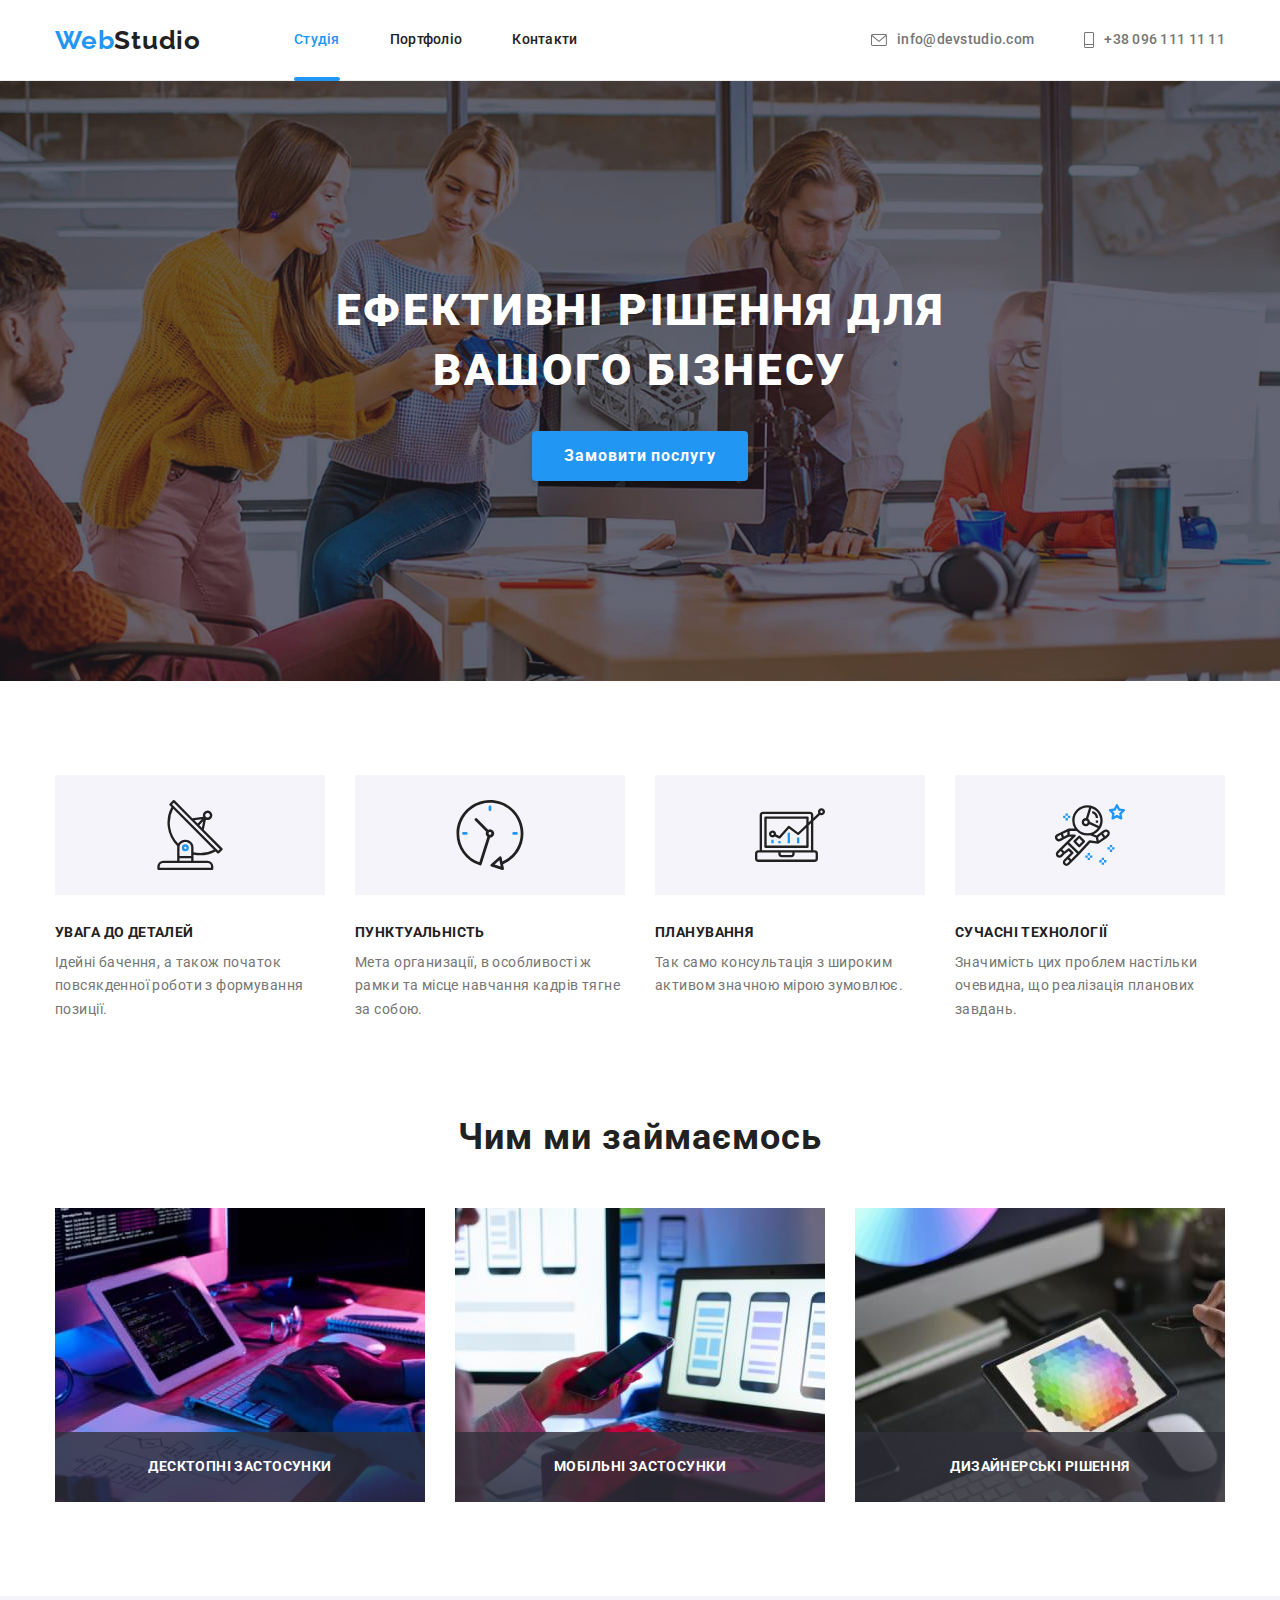
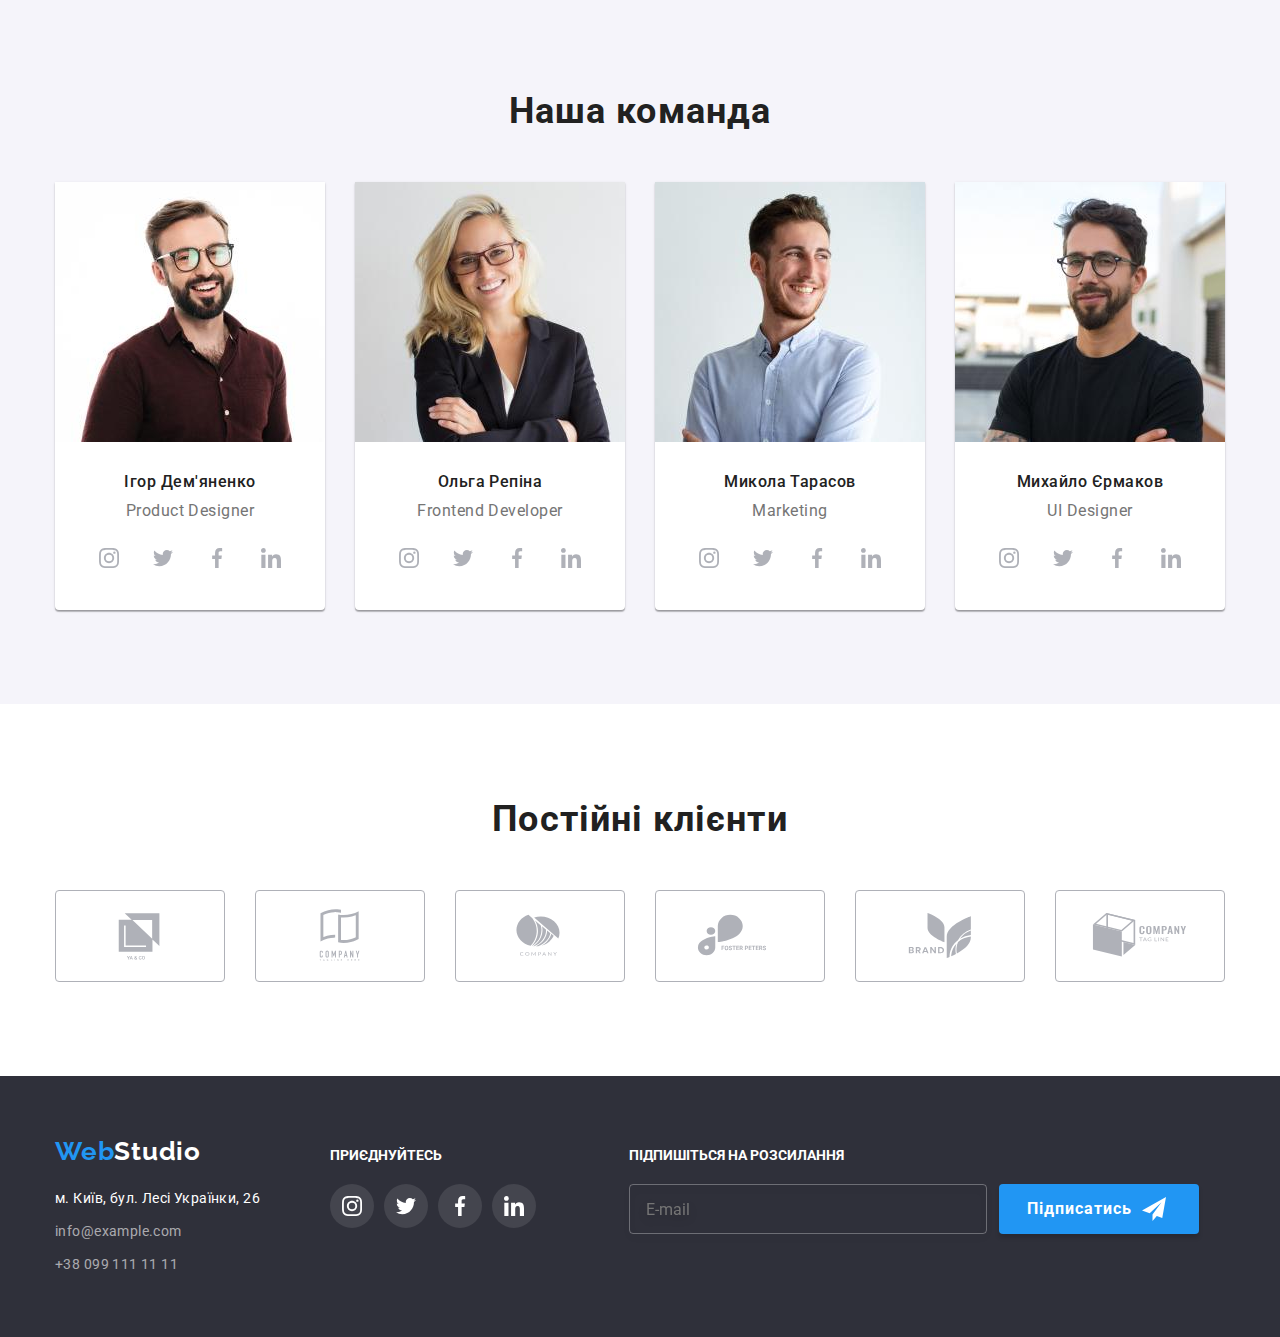
<file: index.html>
<!DOCTYPE html>
<html lang="ru">
<head>
    <meta charset="UTF-8">
    <meta http-equiv="X-UA-Compatible" content="IE=edge">
    <meta name="viewport" content="width=device-width, initial-scale=1.0">
    <title>WebStudio</title>
    <link rel="preconnect" href="https://fonts.googleapis.com">
    <link rel="preconnect" href="https://fonts.gstatic.com" crossorigin>
    <link rel="stylesheet" href="https://fonts.googleapis.com/css2?family=Raleway:wght@700&family=Roboto:wght@400;500;700;900&display=swap">
    <link rel="stylesheet" href="https://cdnjs.cloudflare.com/ajax/libs/modern-normalize/1.1.0/modern-normalize.min.css">
    <!-- <link rel="stylesheet" href="./css/styles.css"> -->
    <link rel="stylesheet" href="./css/main.min.css" />
</head>

<body>
<!-- Header -->
<header class="header">
    <div class="header__container container">
        <nav class="header__logo-menu">
            <a class="logo" href="index.html">Web<span class="logo-header">Studio</a>
                <ul class="menu">
                    <li class="menu__item">
                        <a class="menu__link menu__link--current" href="index.html">Студія</a>
                    </li>
                    <li class="menu__item">
                        <a class="menu__link" href="portfolio.html">Портфоліо</a>
                    </li>
                    <li class="menu__item">
                        <a class="menu__link" href="">Контакти</a>
                    </li>
                </ul>
        </nav>
        <ul class="contacts">
            <li class="contacts__item">
                <a class="contacts__link" href="mailto:info@devstudio.com">
                    <svg class="contacts__icon-mail">
                        <use href="./images/icons.svg#icon-contacts-mail"></use>
                    </svg>info@devstudio.com</a></li>
            <li class="contacts__item">
                <a class="contacts__link" href="tel:+380961111111">
                    <svg class="contacts__icon-tel">
                        <use href="./images/icons.svg#icon-contacts-tel"></use>
                    </svg>+38 096 111 11 11</a></li>
        </ul>
    </div>
</header>

<main>
<!-- Секція 1 Головний екран -->
<section class="hero">
    <div class="container">
        <h1 class="hero__title">Ефективні рішення для вашого бізнесу</h1>
        <button class="hero__button" type="button" data-modal-open>Замовити послугу</button>
    </div>
</section>

<!-- Секція 2 Переваги (приховати заголовок) -->
<section class="section section--no-padding-bottom">
    <div class="container">
        <h2 class="section__title section__title--visually-hidden">Переваги</h2>
        <ul class="advantage">
            <li class="advantage__item">
                <div class="advantage__item-icon">
                    <svg class="advantage__icon">
                        <use href="./images/icons.svg#icon-advantage-img1"></use>
                    </svg>
                </div>
                <h3 class="advantage__title">Увага до деталей</h3>
                <p class="advantage__text">Ідейні бачення, а також початок повсякденної роботи з формування позиції.</p>
            </li>
            <li class="advantage__item">
                <div class="advantage__item-icon">
                    <svg class="advantage__icon">
                        <use href="./images/icons.svg#icon-advantage-img2"></use>
                    </svg>
                </div>
                <h3 class="advantage__title">Пунктуальність</h3>
                <p class="advantage__text">Мета организації, в особливості ж рамки та місце навчання кадрів тягне за собою.</p>
            </li>
            <li class="advantage__item">
                <div class="advantage__item-icon">
                    <svg class="advantage__icon">
                        <use href="./images/icons.svg#icon-advantage-img3"></use>
                    </svg>
                </div>
                <h3 class="advantage__title">Планування</h3>
                <p class="advantage__text">Так само консультація з широким активом значною мірою зумовлює.</p>
            </li>
            <li class="advantage__item">
                <div class="advantage__item-icon">
                    <svg class="advantage__icon">
                        <use href="./images/icons.svg#icon-advantage-img4"></use>
                    </svg>
                </div>
                <h3 class="advantage__title">Сучасні технології</h3>
                <p class="advantage__text">Значимість цих проблем настільки очевидна, що реалізація планових завдань.</p>
            </li>
        </ul>
    </div>
</section>

<!-- Секція 3 Чим ми займаємось -->
<section class="section">
    <div class="container">
        <h2 class="section__title">Чим ми займаємось</h2>
        <ul class="doing">
            <li class="doing__item">
                <img class="doing__img" src="./images/what-are-we-doing-img1.jpg" alt="Десктопні застосунки" width="370" height="294">
                <div class="doing__description">
                    <p class="doing__description-text">Десктопні застосунки</p>
                </div>
            </li>
            <li class="doing__item">
                <img class="doing__img" src="./images/what-are-we-doing-img2.jpg" alt="Мобільні застосунки" width="370" height="294">
                <div class="doing__description">
                    <p class="doing__description-text">Мобільні застосунки</p>
                </div>
            </li>
            <li class="doing__item">
                <img class="doing__img" src="./images/what-are-we-doing-img3.jpg" alt="Дизайнерські рішення" width="370" height="294">
                <div class="doing__description">
                    <p class="doing__description-text">Дизайнерські рішення</p>
                </div>
            </li>
        </ul>
    </div>
</section>

<!-- Секція 4 Наша команда -->
<section class="section section--background">
    <div class="container">
        <h2 class="section__title">Наша команда</h2>
        <ul class="team">
            <li class="team__item">
                <img class="team__img" src="./images/our-team-img1.jpg" alt="Ігор Дем'яненко" width="270" height="260">
                <div class="team__description">
                    <h3 class="team__title">Ігор Дем'яненко</h3>
                    <p class="team__text" lang="en">Product Designer</p>
                    <ul class="social">
                        <li class="social__item">
                            <a href="" class="social__link">
                                <svg class="social__logo">
                                    <use href="./images/icons.svg#icon-social-instagram"></use>
                                </svg>
                            </a>
                        </li>
                        <li class="social__item">
                            <a href="" class="social__link">
                                <svg class="social__logo">
                                    <use href="./images/icons.svg#icon-social-twitter"></use>
                                </svg>
                            </a>
                        </li>
                        <li class="social__item">
                            <a href="" class="social__link">
                                <svg class="social__logo">
                                    <use href="./images/icons.svg#icon-social-facebook"></use>
                                </svg>
                            </a>
                        </li>
                        <li class="social__item">
                            <a href="" class="social__link">
                                <svg class="social__logo">
                                    <use href="./images/icons.svg#icon-social-linkedin"></use>
                                </svg>
                            </a>
                        </li>
                    </ul>
                </div>
            </li>
            <li class="team__item">
                <img class="team__img" src="./images/our-team-img2.jpg" alt="Ольга Репіна" width="270" height="260">
                <div class="team__description">
                    <h3 class="team__title">Ольга Репіна</h3>
                    <p class="team__text" lang="en">Frontend Developer</p>
                    <ul class="social">
                        <li class="social__item">
                            <a href="" class="social__link">
                                <svg class="social__logo">
                                    <use href="./images/icons.svg#icon-social-instagram"></use>
                                </svg>
                            </a>
                        </li>
                        <li class="social__item">
                            <a href="" class="social__link">
                                <svg class="social__logo">
                                    <use href="./images/icons.svg#icon-social-twitter"></use>
                                </svg>
                            </a>
                        </li>
                        <li class="social__item">
                            <a href="" class="social__link">
                                <svg class="social__logo">
                                    <use href="./images/icons.svg#icon-social-facebook"></use>
                                </svg>
                            </a>
                        </li>
                        <li class="social__item">
                            <a href="" class="social__link">
                                <svg class="social__logo">
                                    <use href="./images/icons.svg#icon-social-linkedin"></use>
                                </svg>
                            </a>
                        </li>
                    </ul>
                </div>
            </li>
            <li class="team__item">
                <img class="team__img" src="./images/our-team-img3.jpg" alt="Микола Тарасов" width="270" height="260">
                <div class="team__description">
                    <h3 class="team__title">Микола Тарасов</h3>
                    <p class="team__text" lang="en">Marketing</p>
                    <ul class="social">
                        <li class="social__item">
                            <a href="" class="social__link">
                                <svg class="social__logo">
                                    <use href="./images/icons.svg#icon-social-instagram"></use>
                                </svg>
                            </a>
                        </li>
                        <li class="social__item">
                            <a href="" class="social__link">
                                <svg class="social__logo">
                                    <use href="./images/icons.svg#icon-social-twitter"></use>
                                </svg>
                            </a>
                        </li>
                        <li class="social__item">
                            <a href="" class="social__link">
                                <svg class="social__logo">
                                    <use href="./images/icons.svg#icon-social-facebook"></use>
                                </svg>
                            </a>
                        </li>
                        <li class="social__item">
                            <a href="" class="social__link">
                                <svg class="social__logo">
                                    <use href="./images/icons.svg#icon-social-linkedin"></use>
                                </svg>
                            </a>
                        </li>
                    </ul>
                </div>
            </li>
            <li class="team__item">
                <img class="team__img" src="./images/our-team-img4.jpg" alt="Михайло Єрмаков" width="270" height="260">
                <div class="team__description">
                    <h3 class="team__title">Михайло Єрмаков</h3>
                    <p class="team__text" lang="en">UI Designer</p>
                    <ul class="social">
                        <li class="social__item">
                            <a href="" class="social__link">
                                <svg class="social__logo">
                                    <use href="./images/icons.svg#icon-social-instagram"></use>
                                </svg>
                            </a>
                        </li>
                        <li class="social__item">
                            <a href="" class="social__link">
                                <svg class="social__logo">
                                    <use href="./images/icons.svg#icon-social-twitter"></use>
                                </svg>
                            </a>
                        </li>
                        <li class="social__item">
                            <a href="" class="social__link">
                                <svg class="social__logo">
                                    <use href="./images/icons.svg#icon-social-facebook"></use>
                                </svg>
                            </a>
                        </li>
                        <li class="social__item">
                            <a href="" class="social__link">
                                <svg class="social__logo">
                                    <use href="./images/icons.svg#icon-social-linkedin"></use>
                                </svg>
                            </a>
                        </li>
                    </ul>
                </div>
            </li>
        </ul>
    </div>
</section>

<!-- Секція 5 Постійні клієнти -->
<section class="section">
    <div class="container">
        <h2 class="section__title">Постійні клієнти</h2>
        <ul class="clients">
            <li class="clients__item">
                <a href="" class="clients__link">
                    <svg class="clients__logo">
                        <use href="./images/icons.svg#icon-clients-logo1"></use>
                    </svg>
                </a>
            </li>
            <li class="clients__item">
                <a href="" class="clients__link">
                    <svg class="clients__logo">
                        <use href="./images/icons.svg#icon-clients-logo2"></use>
                    </svg>
                </a>
            </li>
            <li class="clients__item">
                <a href="" class="clients__link">
                    <svg class="clients__logo">
                        <use href="./images/icons.svg#icon-clients-logo3"></use>
                    </svg>
                </a>
            </li>
            <li class="clients__item">
                <a href="" class="clients__link">
                    <svg class="clients__logo">
                        <use href="./images/icons.svg#icon-clients-logo4"></use>
                    </svg>
                </a>
            </li>
            <li class="clients__item">
                <a href="" class="clients__link">
                    <svg class="clients__logo">
                        <use href="./images/icons.svg#icon-clients-logo5"></use>
                    </svg>
                </a>
            </li>
            <li class="clients__item">
                <a href="" class="clients__link">
                    <svg class="clients__logo">
                        <use href="./images/icons.svg#icon-clients-logo6"></use>
                    </svg>
                </a>
            </li>
        </ul>
    </div>
</section>
</main>

<!-- Footer -->
<footer class="footer">
    <div class="footer__columns container">
        <div>
            <a class="logo link" href="index.html">Web<span class="logo-footer">Studio</span></a>
            <address class="footer-contacts address">
                <ul class="footer-contacts__list list">
                    <li class="footer-contacts__item">
                        <a
                            class="footer-contacts__link link footer-contacts__link--address" 
                            href="https://goo.gl/maps/5prfQH1JwphvAtdC9">
                            м. Київ, бул. Лесі Українки, 26
                        </a>
                    </li>
                    <li class="footer-contacts__item">
                        <a class="footer-contacts__link link" href="mailto:info@example.com">info@example.com</a>
                    </li>
                    <li class="footer-contacts__item">
                        <a class="footer-contacts__link link" href="tel:+380991111111">+38 099 111 11 11</a>
                    </li>
                </ul>
            </address>
        </div>
        <div class="footer-social">
            <h2 class="footer__columns--title">приєднуйтесь</h2>
            <ul class="footer-social__list">
                <li class="footer-social__item">
                    <a href="" class="footer-social__link">
                        <svg class="footer-social__logo">
                            <use href="./images/icons.svg#icon-social-instagram"></use>
                        </svg>
                    </a>
                </li>
                <li class="footer-social__item">
                    <a href="" class="footer-social__link">
                        <svg class="footer-social__logo">
                            <use href="./images/icons.svg#icon-social-twitter"></use>
                        </svg>
                    </a>
                </li>
                <li class="footer-social__item">
                    <a href="" class="footer-social__link">
                        <svg class="footer-social__logo">
                            <use href="./images/icons.svg#icon-social-facebook"></use>
                        </svg>
                    </a>
                </li>
                <li class="footer-social__item">
                    <a href="" class="footer-social__link">
                        <svg class="footer-social__logo">
                            <use href="./images/icons.svg#icon-social-linkedin"></use>
                        </svg>
                    </a>
                </li>
            </ul>
        </div>
        <div class="footer-mailing">
            <h2 class="footer__columns--title">підпишіться на розсилання</h2>
            <form class="footer-mailing__form">
                <input class="footer-mailing__input" type="email" name="email" placeholder="E-mail">
                <button type="submit" class="footer-mailing__button">Підписатись
                    <svg class="footer-mailing__icon">
                        <use href="./images/icons.svg#icon-footer-mailing"></use>
                    </svg>
                </button>
            </form>
        </div>
    </div>
</footer>

<!-- Модальне вікно -->
 <div class="backdrop is-hidden" data-modal>
    <div class="modal">
        <button type="button" class="modal__button-close" data-modal-close>
            <svg width="18" height="18">
                <use href="./images/icons.svg#icon-modal-close"></use>
            </svg>
        </button>
        <p class="modal__title">Залиште свої дані, ми до вас зателефонуємо</p>
        <form class="modal__form form" autocomplete="off">
        <div class="form__field">
            <label class="form__label" for="name">Ім'я</label>
            <input class="form__input" type="text" id="name" name="user-name" />
            <svg class="form__icon">
                <use href=./images/icons.svg#icon-modal-name></use>
            </svg>
        </div>
        <div class="form__field">
            <label class="form__label" for="tel">Телефон</label>
            <input class="form__input" type="tel" id="tel" name="user-tel" />
            <svg class="form__icon">
                <use href=./images/icons.svg#icon-modal-tel></use>
            </svg>
        </div>
        <div class="form__field">
            <label class="form__label" for="mail">Пошта</label>
            <input class="form__input" type="email" id="mail" name="user-mail" />
            <svg class="form__icon">
                <use href=./images/icons.svg#icon-modal-mail></use>
            </svg>
        </div>
        <div class="form__field-comments">
            <label class="form__label" for="comments">Коментар</label>
            <textarea class="form__comments" name="Коментар" id="comments" placeholder="Введіть текст"></textarea>
        </div>
        <div class="checkbox__form">
            <label class="checkbox__label">
                <input type="checkbox" class="checkbox__input" />
                <svg class="checkbox__icon">
                    <use href=./images/icons.svg#icon-modal-policy></use>
                </svg>
                <span class="checkbox__text">Погоджуюсь на розсилання та приймаю</span>
            </label>
            <a href=".#" class="checkbox__link">Умови договору</a>
        </div>
        <button type="submit" class="modal__button-form">Відіслати</button>
        </form>
    </div>
</div>

<script src="./js/modal.js"></script>
</body>
</html>
</file>
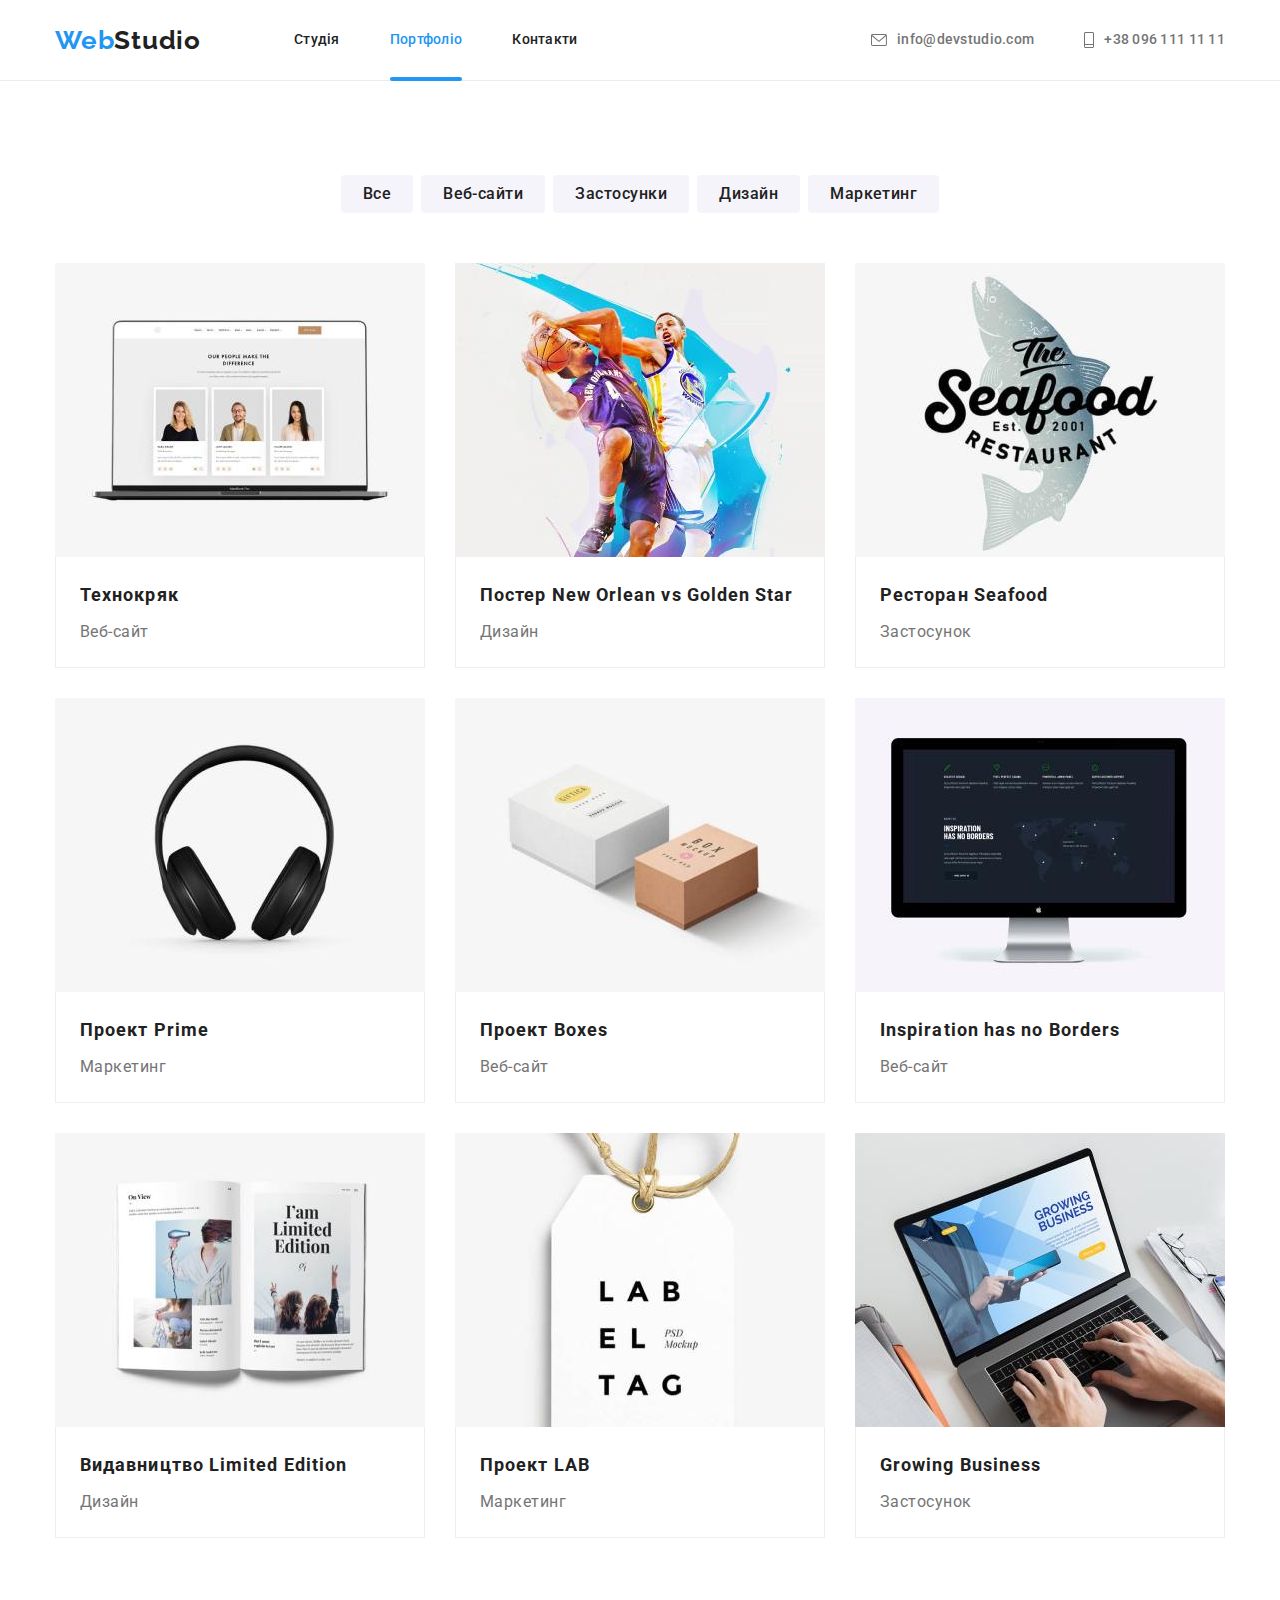
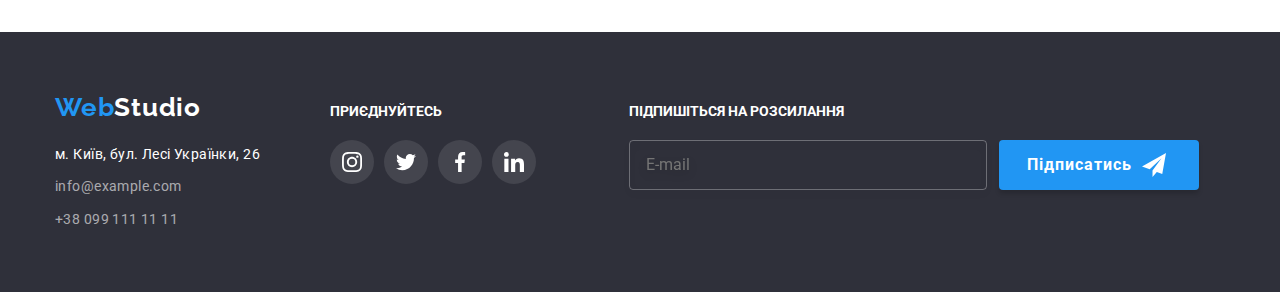
<file: portfolio.html>
<!DOCTYPE html>
<html lang="uk">
<head>
    <meta charset="UTF-8">
    <meta http-equiv="X-UA-Compatible" content="IE=edge">
    <meta name="viewport" content="width=device-width, initial-scale=1.0">
    <title>Portfolio</title>
    <link rel="preconnect" href="https://fonts.googleapis.com">
    <link rel="preconnect" href="https://fonts.gstatic.com" crossorigin>
    <link rel="stylesheet" href="https://fonts.googleapis.com/css2?family=Raleway:wght@700&family=Roboto:wght@400;500;700;900&display=swap">
    <link rel="stylesheet" href="https://cdnjs.cloudflare.com/ajax/libs/modern-normalize/1.1.0/modern-normalize.min.css">
    <!-- <link rel="stylesheet" href="./css/styles.css"> -->
    <link rel="stylesheet" href="./css/main.min.css" />
</head>

<body>
<!-- Header -->
<header class="header">
    <div class="header__container container">
        <nav class="header__logo-menu">
            <a class="logo" href="index.html">Web<span class="logo-header">Studio</a>
            <ul class="menu">
                <li class="menu__item">
                    <a class="menu__link" href="index.html">Студія</a>
                </li>
                <li class="menu__item">
                    <a class="menu__link menu__link--current" href="portfolio.html">Портфоліо</a>
                </li>
                <li class="menu__item">
                    <a class="menu__link" href="">Контакти</a>
                </li>
            </ul>
        </nav>
        <ul class="contacts">
            <li class="contacts__item">
                <a class="contacts__link" href="mailto:info@devstudio.com">
                    <svg class="contacts__icon-mail">
                        <use href="./images/icons.svg#icon-contacts-mail"></use>
                    </svg>info@devstudio.com</a>
            </li>
            <li class="contacts__item">
                <a class="contacts__link" href="tel:+380961111111">
                    <svg class="contacts__icon-tel">
                        <use href="./images/icons.svg#icon-contacts-tel"></use>
                    </svg>+38 096 111 11 11</a>
            </li>
        </ul>
    </div>
</header>

<main>
<!-- Секція Меню і Портфоліо -->
<section class="section">
    <div class="container">
    <h2 class="section__title section__title--visually-hidden">Портфоліо</h2>
    <ul class="filter">
        <li class="filter__item">
            <button class="filter__button" type="button">Все</button>
        </li>
        <li class="filter__item">
            <button class="filter__button" type="button">Веб-сайти</button>
        </li>
        <li class="filter__item">
            <button class="filter__button" type="button">Застосунки</button>
        </li>
        <li class="filter__item">
            <button class="filter__button" type="button">Дизайн</button>
        </li>
        <li class="filter__item">
            <button class="filter__button" type="button">Маркетинг</button>
        </li>
    </ul>
    <ul class="portfolio">
        <li class="portfolio__item">
            <a class="portfolio__link" href="">
                <div class="portfolio__img-description">
                    <img class="portfolio__img" src="./images/portfolio/portfolio-img1.jpg" alt="Веб-сайт Технокряк" width="370" height="294">
                    <p class="portfolio__description">Технокряк - цу сучасна платформа розповсюдження коронавірусу. Компанії використовують її для цифрового шпигунства та
                    атак на захищені сервени конкурентів.</p>
                </div>
                <div class="portfolio__title-item">
                    <h2 class="portfolio__title">Технокряк</h2>
                    <p class="portfolio__text">Веб-сайт</p>
                </div>
            </a>
        </li>
        <li class="portfolio__item">
            <a class="portfolio__link" href="">
                <div class="portfolio__img-description">
                    <img class="portfolio__img" src="./images/portfolio/portfolio-img2.jpg" alt="Дизайн Постер New Orlean vs Golden Star" width="370" height="294">
                    <p class="portfolio__description">Постер New Orlean vs Golden Star</p>
                </div>
                <div class="portfolio__title-item">
                    <h2 class="portfolio__title">Постер New Orlean vs Golden Star</h2>
                    <p class="portfolio__text">Дизайн</p>
                </div>
            </a>
        </li>
        <li class="portfolio__item">
            <a class="portfolio__link" href="">
                <div class="portfolio__img-description">
                    <img class="portfolio__img" src="./images/portfolio/portfolio-img3.jpg" alt="Застосунок Ресторан Seafood" width="370" height="294">
                    <p class="portfolio__description">Ресторан Seafood</p>
                </div>
            <div class="portfolio__title-item">
            <h2 class="portfolio__title">Ресторан Seafood</h2>
            <p class="portfolio__text">Застосунок</p>
        </div>
        </a>
        </li>
        <li class="portfolio__item">
            <a class="portfolio__link" href="">
                <div class="portfolio__img-description">
                    <img class="portfolio__img" src="./images/portfolio/portfolio-img4.jpg" alt="Маркетинг Проект Prime" width="370" height="294">
                    <p class="portfolio__description">Проект Prime</p>
                </div>
            <div class="portfolio__title-item">
            <h2 class="portfolio__title">Проект Prime</h2>
            <p class="portfolio__text">Маркетинг</p>
        </div>
        </a>
        </li>
        <li class="portfolio__item">
            <a class="portfolio__link" href="">
                <div class="portfolio__img-description">
                    <img class="portfolio__img" src="./images/portfolio/portfolio-img5.jpg" alt="Веб-сайт Проект Boxes" width="370" height="294">
                    <p class="portfolio__description">Проект Boxes</p>
                </div>
            <div class="portfolio__title-item">
            <h2 class="portfolio__title">Проект Boxes</h2>
            <p class="portfolio__text">Веб-сайт</p>
        </div>
        </a>
        </li>
        <li class="portfolio__item">
            <a class="portfolio__link" href="">
                <div class="portfolio__img-description">
                    <img class="portfolio__img" src="./images/portfolio/portfolio-img6.jpg" alt="Веб-сайт Inspiration has no Borders" width="370" height="294">
                    <p class="portfolio__description">Inspiration has no Borders</p>
                </div>
            <div class="portfolio__title-item">
            <h2 class="portfolio__title">Inspiration has no Borders</h2>
            <p class="portfolio__text">Веб-сайт</p>
        </div>
        </a>
        </li>
        <li class="portfolio__item">
            <a class="portfolio__link" href="">
                <div class="portfolio__img-description">
                    <img class="portfolio__img" src="./images/portfolio/portfolio-img7.jpg" alt="Дизайн Видавництво Limited Edition" width="370" height="294">
                    <p class="portfolio__description">Видавництво Limited Edition</p>
                </div>
            <div class="portfolio__title-item">
            <h2 class="portfolio__title">Видавництво Limited Edition</h2>
            <p class="portfolio__text">Дизайн</p>
        </div>
        </a>
        </li>
        <li class="portfolio__item">
            <a class="portfolio__link" href="">
                <div class="portfolio__img-description">
                    <img class="portfolio__img" src="./images/portfolio/portfolio-img8.jpg" alt="Маркетинг Проект LAB" width="370" height="294">
                    <p class="portfolio__description">Проект LAB</p>
                </div>
            <div class="portfolio__title-item">
            <h2 class="portfolio__title">Проект LAB</h2>
            <p class="portfolio__text">Маркетинг</p>
        </div>
        </a>
        </li>
        <li class="portfolio__item">
            <a class="portfolio__link" href="">
                <div class="portfolio__img-description">
                    <img class="portfolio__img" src="./images/portfolio/portfolio-img9.jpg" alt="Застосунок Growing Business" width="370" height="294">
                    <p class="portfolio__description">Growing Business</p>
                </div>
            <div class="portfolio__title-item">
            <h2 class="portfolio__title">Growing Business</h2>
            <p class="portfolio__text">Застосунок</p>
        </div>
        </a>
        </li>
    </ul>
    </div>
</section>
</main>

<!-- Footer -->
<footer class="footer">
    <div class="footer__columns container">
        <div>
            <a class="logo link" href="index.html">Web<span class="logo-footer">Studio</span></a>
            <address class="footer-contacts address">
                <ul class="footer-contacts__list list">
                    <li class="footer-contacts__item">
                        <a
                            class="footer-contacts__link link footer-contacts__link--address"
                            href="https://goo.gl/maps/5prfQH1JwphvAtdC9">
                            м. Київ, бул. Лесі Українки, 26
                        </a>
                    </li>
                    <li class="footer-contacts__item">
                        <a class="footer-contacts__link link" href="mailto:info@example.com">info@example.com</a>
                    </li>
                    <li class="footer-contacts__item">
                        <a class="footer-contacts__link link" href="tel:+380991111111">+38 099 111 11 11</a>
                    </li>
                </ul>
            </address>
        </div>
        <div class="footer-social">
            <h2 class="footer__columns--title">приєднуйтесь</h2>
            <ul class="footer-social__list">
                <li class="footer-social__item">
                    <a href="" class="footer-social__link">
                        <svg class="footer-social__logo">
                            <use href="./images/icons.svg#icon-social-instagram"></use>
                        </svg>
                    </a>
                </li>
                <li class="footer-social__item">
                    <a href="" class="footer-social__link">
                        <svg class="footer-social__logo">
                            <use href="./images/icons.svg#icon-social-twitter"></use>
                        </svg>
                    </a>
                </li>
                <li class="footer-social__item">
                    <a href="" class="footer-social__link">
                        <svg class="footer-social__logo">
                            <use href="./images/icons.svg#icon-social-facebook"></use>
                        </svg>
                    </a>
                </li>
                <li class="footer-social__item">
                    <a href="" class="footer-social__link">
                        <svg class="footer-social__logo">
                            <use href="./images/icons.svg#icon-social-linkedin"></use>
                        </svg>
                    </a>
                </li>
            </ul>
        </div>
        <div class="footer-mailing">
            <h2 class="footer__columns--title">підпишіться на розсилання</h2>
            <form class="footer-mailing__form">
                <input class="footer-mailing__input" type="email" name="email" placeholder="E-mail">
                <button type="submit" class="footer-mailing__button">Підписатись
                    <svg class="footer-mailing__icon">
                        <use href="./images/icons.svg#icon-footer-mailing"></use>
                    </svg>
                </button>
            </form>
        </div>
    </div>
</footer>
</body>
</html>
</file>
<file: css/styles.css>
:root {
  --color-text: #757575;
  --color-headline: #212121;
  --color-accent: #2196f3;
  --color-head: #ffffff;
  --color-main: #ffffff;
  --color-alternate: #f5f4fa;
  --color-hero-footer: #2f303a;
  --color-icon: #afb1b8;
}

body {
  background-color: var(--color-main);
  color: var(--color-text);
  font-family: Roboto, sans-serif;
}

a {
  text-decoration: none;
}

h1,
h2,
h3,
p,
ul {
  margin: 0;
}

ul {
  padding: 0;
  list-style: none;
}

/* Header ------------------------------------------------------ */

.header {
  border-bottom: 1px solid #ececec;
  background-color: var(--color-main);
}

.container {
  width: 1200px;
  padding-right: 15px;
  padding-left: 15px;
  margin-right: auto;
  margin-left: auto;
}

.main-nav {
  display: flex;
  align-items: center;
}

.header-navigation {
  display: flex;
  align-items: center;
}

.header-logo {
  margin-right: 93px;
  font-family: Raleway, sans-serif;
  font-weight: 700;
  font-size: 26px;
  line-height: 1.19;
  letter-spacing: 0.03em;
  color: var(--color-accent);
}

.header-logo-two {
  color: var(--color-headline);
}

.nav-list {
  display: flex;
}

.nav-item:not(:last-child) {
  margin-right: 50px;
}

.nav-link {
  display: block;
  padding-top: 32px;
  padding-bottom: 32px;
  font-weight: 500;
  font-size: 14px;
  line-height: 1.14;
  letter-spacing: 0.02em;
  color: var(--color-headline);
  position: relative;
  transition-property: color;
  transition-duration: 250ms;
  transition-timing-function: cubic-bezier(0.4, 0, 0.2, 1);
}

.nav-link:hover,
.nav-link:focus {
  color: var(--color-accent);
}

.nav-link.current::after {
  content: "";
  width: 100%;
  height: 4px;
  background-color: var(--color-accent);
  position: absolute;
  bottom: -1%;
  display: block;
  border-radius: 2px;
}

.nav-link.current,
.contacts-link.current {
  color: var(--color-accent);
}

.contacts-list {
  display: flex;
  align-items: center;
  margin-left: auto;
}

.contacts-item:not(:last-child) {
  margin-right: 50px;
}

.contacts-link {
  display: flex;
  justify-content: center;
  align-items: center;
  padding-top: 32px;
  padding-bottom: 32px;
  font-weight: 500;
  font-size: 14px;
  line-height: 1.14;
  letter-spacing: 0.02em;
  color: var(--color-text);
  transition-property: color;
  transition-duration: 250ms;
  transition-timing-function: cubic-bezier(0.4, 0, 0.2, 1);
}

.contacts-link:hover,
.contacts-link:focus {
  color: var(--color-accent);
}

.contacts-icon-mail {
  width: 16px;
  height: 12px;
  margin-right: 10px;
  fill: currentColor;
}

.contacts-icon-tel {
  width: 10px;
  height: 16px;
  margin-right: 10px;
  fill: currentColor;
}

/* Секція 1 Головний екран ------------------------------------- */

.section {
  padding-top: 94px;
  padding-bottom: 94px;
}

.hero {
  text-align: center;
  background: var(--color-hero-footer);
  padding-top: 200px;
  padding-bottom: 200px;
}

.hero-background {
  background: linear-gradient(rgba(47, 48, 58, 0.4), rgba(47, 48, 58, 0.4)),
    url(../images/hero-background.jpg);
  background-size: cover;
  background-repeat: no-repeat;
  background-position: center;
  max-width: 1600px;
  margin: 0 auto;
}

.hero-title {
  margin-top: 0;
  margin-bottom: 30px;
  margin-left: auto;
  margin-right: auto;
  width: 696px;
  font-weight: 900;
  font-size: 44px;
  line-height: 1.36;
  text-align: center;
  letter-spacing: 0.06em;
  text-transform: uppercase;
  color: var(--color-main);
}

.hero-btn {
  border-radius: 4px;
  border-width: 0;
  padding: 10px 32px;
  display: inline-block;
  font-family: inherit;
  font-weight: 700;
  font-size: 16px;
  line-height: 1.88;
  align-items: center;
  letter-spacing: 0.06em;
  color: var(--color-main);
  background: #2196f3;
  border-radius: 4px;
  text-align: center;
  box-shadow: 0px 4px 4px rgba(0, 0, 0, 0.15);
  transition-property: background-color;
  transition-duration: 250ms;
  transition-timing-function: cubic-bezier(0.4, 0, 0.2, 1);
}

.hero-btn:hover {
  cursor: pointer;
  color: var(--color-headline);
  background: var(--color-alternate);
}

/* Секція 2 Переваги (приховати заголовок) --------------------- */

.advantage-section {
  padding-bottom: 0;
}

.section-title {
  font-weight: 700;
  font-size: 36px;
  line-height: 1.17;
  text-align: center;
  letter-spacing: 0.03em;
  color: var(--color-headline);
  margin-bottom: 50px;
}

.advantage-list {
  display: flex;
}

.advantage-item {
  width: calc((100% - 90px) / 4);
  margin-right: 30px;
}

.advantage-item:last-child {
  margin-right: 0;
}

.advantage-item-icon {
  display: flex;
  justify-content: center;
  align-items: center;
  background-color: #f5f4fa;

  height: 120px;
  margin-bottom: 30px;
}
.advantage-icon {
  width: 70px;
  height: 70px;
}

.advantage-title {
  font-weight: 700;
  font-size: 14px;
  line-height: 1.14;
  letter-spacing: 0.03em;
  text-transform: uppercase;
  margin-bottom: 10px;
  color: var(--color-headline);
}

.advantage-text {
  font-size: 14px;
  line-height: 1.7;
  letter-spacing: 0.03em;
  color: var(--color-text);
}

/* Секція 3 Чим ми займаємось ---------------------------------- */

.doing-list {
  display: flex;
  align-items: center;
}

.doing-list {
  display: flex;
}

.doing-item {
  position: relative;
}

.doing-item:not(:last-child) {
  margin-right: 30px;
}

.doing-img {
  display: block;
  max-width: 100%;
  height: auto;
}

.doing-description {
  position: absolute;
  bottom: 0;
  display: flex;
  justify-content: center;
  align-items: center;
  width: 100%;
  height: 70px;
  background-color: rgba(47, 48, 58, 0.8);
}

.doing-description-text {
  font-weight: 700;
  font-size: 14px;
  line-height: 1.14;
  letter-spacing: 0.03em;
  text-transform: uppercase;
  color: var(--color-head);
}

/* Секція 4 Наша команда --------------------------------------- */

.team {
  background: var(--color-alternate);
}

.team-list {
  display: flex;
}

.team-item {
  background: var(--color-head);
  box-shadow: 0px 1px 3px rgba(0, 0, 0, 0.12), 0px 1px 1px rgba(0, 0, 0, 0.14),
    0px 2px 1px rgba(0, 0, 0, 0.2);
  border-radius: 0px 0px 4px 4px;
}

.team-item:not(:last-child) {
  margin-right: 30px;
}

.team-img {
  display: block;
}

.team-title-text {
  padding-top: 30px;
  padding-bottom: 30px;
}

.team-title {
  margin-bottom: 10px;
  font-weight: 500;
  font-size: 16px;
  line-height: 1.19;
  text-align: center;
  letter-spacing: 0.03em;
  color: var(--color-headline);
}

.team-text {
  margin-bottom: 16px;
  font-size: 16px;
  line-height: 1.19;
  text-align: center;
  letter-spacing: 0.03em;
  color: var(--color-text);
}

.team-list-social {
  display: flex;
  justify-content: center;
}

.team-item-social {
  width: 44px;
  height: 44px;
}

.team-item-social + .team-item-social {
  margin-left: 10px;
}

.team-link-social {
  width: 100%;
  height: 100%;
  display: flex;
  align-items: center;
  justify-content: center;
  border-radius: 50%;
  color: var(--color-icon);
  transition-property: color, background-color;
  transition-duration: 250ms;
  transition-timing-function: cubic-bezier(0.4, 0, 0.2, 1);
}

.team-link-social:focus,
.team-link-social:hover {
  background-color: var(--color-accent);
  color: var(--color-head);
}

.team-social-logo {
  width: 20px;
  height: 20px;
  fill: currentColor;
}

/* Секція 5 Постійні клієнти ----------------------------------- */

.clients-list {
  display: flex;
}

.clients-item {
  width: 170px;
  height: 92px;
}

.clients-item + .clients-item {
  margin-left: 30px;
}

.clients-link {
  display: flex;
  fill: var(--color-icon);
  border: 1px solid var(--color-icon);
  border-radius: 4px;
  align-items: center;
  justify-content: center;
  width: 100%;
  height: 100%;
  transition-property: fill, border-color;
  transition-duration: 250ms;
  transition-timing-function: cubic-bezier(0.4, 0, 0.2, 1);
}

.clients-link:hover,
.clients-link:focus {
  border-color: var(--color-accent);
  fill: var(--color-accent);
}

.clients-logo {
  height: 60px;
  width: 106px;
}

/* Footer ------------------------------------------------------ */

.footer {
  padding-top: 60px;
  padding-bottom: 60px;
  background: var(--color-hero-footer);
}

.logo-address-social {
  flex-grow: 1;
  display: flex;
  align-items: baseline;
}

.footer-logo {
  font-family: Raleway, sans-serif;
  font-weight: 700;
  font-size: 26px;
  line-height: 1.19;
  letter-spacing: 0.03em;
  color: var(--color-accent);
}

.footer-logo-two {
  color: var(--color-main);
}

.address {
  margin-top: 20px;
}

.footer-item:not(:last-child) {
  margin-bottom: 9px;
}

.footer-link {
  font-style: normal;
  font-size: 14px;
  line-height: 1.7;
  letter-spacing: 0.03em;
  color: rgba(255, 255, 255, 0.6);
}

.footer-address {
  font-weight: normal;
  color: var(--color-main);
  transition-property: color;
  transition-duration: 250ms;
  transition-timing-function: cubic-bezier(0.4, 0, 0.2, 1);
}

.footer-link:hover,
.footer-link:focus {
  color: var(--color-accent);
}

.footer-social {
  margin-left: 70px;
}

.footer-column-title {
  margin-bottom: 20px;
  font-size: 14px;
  line-height: 1.14;
  text-transform: uppercase;
  color: var(--color-head);
}

.footer-social-list {
  display: flex;
}

.footer-social-item {
  width: 44px;
  height: 44px;
}

.footer-social-item + .footer-social-item {
  margin-left: 10px;
}

.footer-social-link {
  display: flex;
  width: 100%;
  height: 100%;
  background-color: rgba(255, 255, 255, 0.1);
  border-radius: 50%;
  justify-content: center;
  align-items: center;
  transition-property: background-color;
  transition-duration: 250ms;
  transition-timing-function: cubic-bezier(0.4, 0, 0.2, 1);
}

.footer-social-link:hover,
.footer-social-link:focus {
  background: var(--color-accent);
}

.footer-social-logo {
  fill: var(--color-head);
  height: 20px;
  width: 20px;
}

.mailing {
  margin-left: 93px;
}
.footer-form {
  display: flex;
  align-items: center;
}
.foter-mailing {
  width: 358px;
  height: 50px;
  padding: 15px 16px;
  border: 1px solid rgba(255, 255, 255, 0.3);
  box-sizing: border-box;
  filter: drop-shadow(0px 4px 4px rgba(0, 0, 0, 0.15));
  border-radius: 4px;
  background-color: transparent;
  color: var(--color-main);
}
.footer-mailing-button {
  height: 50px;
  min-width: 200px;
  margin-left: 12px;

  font-weight: 700;
  font-size: 16px;
  line-height: 1.87;

  display: flex;
  align-items: center;
  letter-spacing: 0.06em;
  padding: 10px 2px 10px 28px;

  color: var(--color-main);
  border: transparent;
  background: var(--color-accent);
  box-shadow: 0px 4px 4px rgba(0, 0, 0, 0.15);
  border-radius: 4px;
  transition-property: background-color;
  transition-duration: 250ms;
  transition-timing-function: cubic-bezier(0.4, 0, 0.2, 1);
}
.footer-mailing-button:hover,
.footer-mailing-button:focus {
  background-color: #188ce8;
}
.footer-mailing-icon {
  fill: var(--color-main);
  height: 24px;
  width: 24px;
  margin-left: 10px;
}

/* Секція Меню і Портфоліо ------------------------------------- */

.portfolio-nav {
  display: flex;
  justify-content: center;
  margin-bottom: 50px;
}

.portfolio-item:not(:last-child) {
  margin-right: 8px;
}

.portfolio-btn {
  background: var(--color-alternate);
  border-radius: 4px;
  border-width: 0;
  padding: 6px 22px;
  font-family: inherit;
  font-weight: 500;
  font-size: 16px;
  line-height: 1.62;
  text-align: center;
  letter-spacing: 0.03em;
  color: var(--color-headline);
  transition-property: background-color, color, box-shadow;
  transition-duration: 250ms;
  transition-timing-function: cubic-bezier(0.4, 0, 0.2, 1);
}

.portfolio-btn:hover,
.portfolio-btn:focus {
  cursor: pointer;
  color: var(--color-main);
  background: var(--color-accent);
  box-shadow: 0px 3px 1px rgba(0, 0, 0, 0.1), 0px 1px 2px rgba(0, 0, 0, 0.08),
    0px 2px 2px rgba(0, 0, 0, 0.12);
}

.portfolio-list {
  display: flex;
  align-items: center;
  flex-wrap: wrap;
}

.portfolio-list-item {
  margin-right: 30px;
  margin-bottom: 30px;
  display: block;
  width: 370px;
  background: #ffffff;
}

.portfolio-list-item:nth-child(3n) {
  margin-right: 0;
}

.portfolio-list-item:nth-last-child(-n + 3) {
  margin-bottom: 0;
}

.portfolio-link {
  overflow: hidden;
  transition-property: box-shadow;
  transition-duration: 250ms;
  transition-timing-function: cubic-bezier(0.4, 0, 0.2, 1);
}

.portfolio-link:hover,
.portfolio-link:focus {
  display: block;
  box-shadow: 0px 1px 1px rgba(0, 0, 0, 0.12), 0px 4px 4px rgba(0, 0, 0, 0.06),
    1px 4px 6px rgba(0, 0, 0, 0.16);
}

.portfolio-img-description {
  position: relative;
  overflow: hidden;
  width: 370px;
  height: 294px;
}

.portfolio-img {
  display: block;
  object-fit: cover;
}

.portfolio-description {
  position: absolute;
  top: 0;
  left: 0;
  display: flex;
  justify-content: center;
  align-items: center;
  height: 100%;
  width: 100%;
  padding: 24px;
  background-color: var(--color-accent);
  color: var(--color-main);
  font-weight: 400;
  font-size: 18px;
  line-height: 1.56;
  overflow: auto;
  transform: translateY(100%);
  transition: transform 250ms cubic-bezier(0.4, 0, 0.2, 1);
}

.portfolio-link:hover .portfolio-description,
.portfolio-link:focus .portfolio-description {
  transform: translateY(0%);
}

.portfolio-title-item {
  padding-top: 20px;
  padding-bottom: 20px;
  padding-left: 24px;
  padding-right: 24px;
  border-bottom: 1px solid #eeeeee;
  border-left: 1px solid #eeeeee;
  border-right: 1px solid #eeeeee;
}

.portfolio-title {
  font-weight: 700;
  font-size: 18px;
  line-height: 2;
  letter-spacing: 0.06em;
  margin-bottom: 4px;
  color: var(--color-headline);
}

.portfolio-text {
  font-size: 16px;
  line-height: 1.87;
  letter-spacing: 0.03em;
  color: var(--color-text);
}

/* Модальне вікно ---------------------------------------------- */

.backdrop {
  position: fixed;
  top: 0;
  left: 0;
  height: 100%;
  width: 100%;
  background-color: rgba(0, 0, 0, 0.2);
  transition: opacity 500ms, visibility 500ms;
  transition-timing-function: cubic-bezier(0.4, 0, 0.2, 1);
}

.backdrop.is-hidden {
  visibility: hidden;
  opacity: 0;
  pointer-events: none;
}

.backdrop.is-hidden .modal {
  transform: scale(1.25);
  transition: transform 500ms;
}

.modal-button-close {
  position: absolute;
  top: 8px;
  right: 8px;
  width: 30px;
  height: 30px;
  border: 1px solid rgba(0, 0, 0, 0.1);
  background-color: transparent;
  padding: 0;
  border-radius: 50%;
  display: flex;
  align-items: center;
  justify-content: center;
}

.modal-button-close:hover,
.modal-button-close:focus {
  fill: var(--color-accent);
  cursor: pointer;
}

.modal {
  position: relative;
  width: 528px;
  height: 581px;
  padding: 40px;
  background-color: var(--color-main);
  position: absolute;
  top: 50%;
  left: 50%;
  border-radius: 4px;
  box-shadow: 0px 1px 3px rgba(0, 0, 0, 0.12), 0px 1px 1px rgba(0, 0, 0, 0.14),
    0px 2px 1px rgba(0, 0, 0, 0.2);
  transform: scale(1);
  transform: translate(-50%, -50%);
  transition-property: background-color, transform, width, height;
  transition-duration: 250ms;
  transition-timing-function: cubic-bezier(0.4, 0, 0.2, 1);
}

.modal-title {
  font-size: 20px;
  line-height: 1.17;
  font-weight: 700;
  text-align: center;
  margin-bottom: 12px;
  color: var(--color-headline);
}

.modal-form {
  font-size: 12px;
  line-height: 1.17;
  color: var(--color-text);
  letter-spacing: 0.01em;
}

.form-field {
  position: relative;
  margin-bottom: 10px;
  display: flex;
  flex-direction: column;
  width: 100%;
}

.form-label {
  font-size: 12px;
  margin-bottom: 4px;
  display: flex;
  align-items: center;
}

.form-icon {
  position: absolute;
  top: 29px;
  left: 12px;
  width: 18px;
  height: 18px;
  transition-property: fill;
  transition-duration: 250ms;
  transition-timing-function: cubic-bezier(0.4, 0, 0.2, 1);
}

.form-input {
  outline: none;
  padding-left: 42px;
  height: 40px;
  border: 1px solid rgba(33, 33, 33, 0.2);
  box-sizing: border-box;
  border-radius: 4px;
  transition-property: border-color;
  transition-duration: 250ms;
  transition-timing-function: cubic-bezier(0.4, 0, 0.2, 1);
}

.form-input:focus {
  border-color: var(--color-accent);
}

.form-input:focus + .form-icon {
  fill: var(--color-accent);
}

.form-field-comments {
  position: relative;
  display: flex;
  flex-direction: column;
  margin-bottom: 20px;
  width: 100%;
}

.form-label + .form-comments {
  display: block;
  resize: none;
  height: 120px;
  padding: 12px 16px;
  border: 1px solid rgba(33, 33, 33, 0.2);
  box-sizing: border-box;
  border-radius: 4px;
  font-size: 14px;
  line-height: 1.14;
  letter-spacing: 0.01em;
  color: rgba(117, 117, 117, 0.5);
  transition-property: border;
  transition-duration: 250ms;
  transition-timing-function: cubic-bezier(0.4, 0, 0.2, 1);
}

.form-comments:focus {
  border: 1px solid var(--color-accent);
  outline: none;
}

.form-label + .form-comments:not(:placeholder-shown) {
  color: #000000;
}

.form-label {
  position: relative;
  margin-bottom: 4px;
  display: flex;
}

.checkbox-form {
  display: flex;
  justify-content: center;
  margin-bottom: 30px;
}

.checkbox-label {
  display: flex;
  align-items: center;
}

.checkbox-input {
  position: absolute;
  width: 1px;
  height: 1px;
  margin: -1px;
  border: 0;
  padding: 0;
  clip: rect(0 0 0 0);
  overflow: hidden;
}

.checkbox-icon {
  border: 2px solid black;
  border-radius: 2px;
  width: 16px;
  height: 15px;
  margin-right: 7px;
  fill: transparent;
  display: inline-block;
  background-size: contain;
  background-origin: border-box;
  transition-property: fill, background, border;
  transition-duration: 250ms;
  transition-timing-function: cubic-bezier(0.4, 0, 0.2, 1);
}

.checkbox-input:checked ~ .checkbox-icon {
  border-radius: 2px;
  background: var(--color-accent);
  fill: var(--color-head);
  border: 2px solid var(--color-accent);
}

.checkbox-text {
  display: inline;
  margin-right: 4px;
  font-size: 14px;
  line-height: 1.71;
  letter-spacing: 0.03em;
}

.checkbox-link {
  position: relative;
  font-size: 14px;
  line-height: 1.71;
  letter-spacing: 0.03em;
  color: var(--color-accent);
}

.checkbox-link::after {
  position: absolute;
  bottom: 5px;
  content: "";
  display: block;
  width: 100%;
  height: 1px;
  background-color: var(--color-accent);
}

.modal-button-form {
  display: block;
  margin: 0 auto;
  cursor: pointer;
  font-weight: 700;
  font-size: 16px;
  line-height: 1.87;
  letter-spacing: 0.06em;
  background: var(--color-accent);
  color: var(--color-main);
  min-width: 200px;
  min-height: 50px;
  box-shadow: 0px 4px 4px rgba(0, 0, 0, 0.15);
  border-radius: 4px;
  border: transparent;
  padding: 0;
  transition-property: background-color;
  transition-duration: 250ms;
  transition-timing-function: cubic-bezier(0.4, 0, 0.2, 1);
}

.modal-button-form:focus,
.modal-button-form:hover {
  background-color: #188ce8;
}
</file>
<file: css/main.min.css>
body{background-color:#fff;color:#757575;font-family:Roboto, sans-serif}a{text-decoration:none}h1,h2,h3,p,ul{margin:0}ul{padding:0;list-style:none}.container{width:1200px;padding-right:15px;padding-left:15px;margin-right:auto;margin-left:auto}.backdrop{position:fixed;top:0;left:0;height:100%;width:100%;background-color:rgba(0,0,0,0.2);transition:opacity 500ms, visibility 500ms;transition-timing-function:cubic-bezier(0.4, 0, 0.2, 1)}.backdrop.is-hidden{visibility:hidden;opacity:0;pointer-events:none}.modal__button-close{position:absolute;top:8px;right:8px;width:30px;height:30px;border:1px solid rgba(0,0,0,0.1);background-color:transparent;padding:0;border-radius:50%;display:flex;align-items:center;justify-content:center}.modal__button-close:hover,.modal__button-close:focus{fill:#2196f3;cursor:pointer}.modal{position:relative;width:528px;height:581px;padding:40px;background-color:#fff;position:absolute;top:50%;left:50%;border-radius:4px;box-shadow:0px 1px 3px rgba(0,0,0,0.12),0px 1px 1px rgba(0,0,0,0.14),0px 2px 1px rgba(0,0,0,0.2);transform:scale(1);transform:translate(-50%, -50%);transition-property:background-color, transform, width, height;transition-duration:250ms;transition-timing-function:cubic-bezier(0.4, 0, 0.2, 1)}.backdrop.is-hidden .modal{transform:scale(1.25);transition:transform 500ms}.modal__title{font-size:20px;line-height:1.17;font-weight:700;text-align:center;margin-bottom:12px;color:#212121}.modal__form{font-size:12px;line-height:1.17;color:#757575;letter-spacing:0.01em}.form__field{position:relative;margin-bottom:10px;display:flex;flex-direction:column;width:100%}.form__label{font-size:12px;margin-bottom:4px;display:flex;align-items:center}.form__icon{position:absolute;top:29px;left:12px;width:18px;height:18px;transition-property:fill;transition-duration:250ms;transition-timing-function:cubic-bezier(0.4, 0, 0.2, 1)}.form__input:focus+.form__icon{fill:#2196f3}.form__input{outline:none;padding-left:42px;height:40px;border:1px solid rgba(33,33,33,0.2);box-sizing:border-box;border-radius:4px;transition-property:border-color;transition-duration:250ms;transition-timing-function:cubic-bezier(0.4, 0, 0.2, 1)}.form__input:focus{border-color:#2196f3}.form__field-comments{position:relative;display:flex;flex-direction:column;margin-bottom:20px;width:100%}.form__label+.form__comments{display:block;resize:none;height:120px;padding:12px 16px;border:1px solid rgba(33,33,33,0.2);box-sizing:border-box;border-radius:4px;font-size:14px;line-height:1.14;letter-spacing:0.01em;color:rgba(117,117,117,0.5);transition-property:border;transition-duration:250ms;transition-timing-function:cubic-bezier(0.4, 0, 0.2, 1)}.form__comments:focus{border:1px solid #2196f3;outline:none}.form__label+.form__comments:not(:placeholder-shown){color:#000000}.form__label{position:relative;margin-bottom:4px;display:flex}.checkbox__form{display:flex;justify-content:center;margin-bottom:30px}.checkbox__label{display:flex;align-items:center}.checkbox__input{position:absolute;width:1px;height:1px;margin:-1px;border:0;padding:0;clip:rect(0 0 0 0);overflow:hidden}.checkbox__icon{border:2px solid black;border-radius:2px;width:16px;height:15px;margin-right:7px;fill:transparent;display:inline-block;background-size:contain;background-origin:border-box;transition-property:fill, background, border;transition-duration:250ms;transition-timing-function:cubic-bezier(0.4, 0, 0.2, 1)}.checkbox__input:checked ~ .checkbox__icon{border-radius:2px;background:#2196f3;fill:#fff;border:2px solid #2196f3}.checkbox__text{display:inline;margin-right:4px;font-size:14px;line-height:1.71;letter-spacing:0.03em}.checkbox__link{position:relative;font-size:14px;line-height:1.71;letter-spacing:0.03em;color:#2196f3}.checkbox__link::after{position:absolute;bottom:5px;content:"";display:block;width:100%;height:1px;background-color:#2196f3}.modal__button-form{display:block;margin:0 auto;cursor:pointer;font-weight:700;font-size:16px;line-height:1.87;letter-spacing:0.06em;background:#2196f3;color:#fff;min-width:200px;min-height:50px;box-shadow:0px 4px 4px rgba(0,0,0,0.15);border-radius:4px;border:transparent;padding:0;transition-property:background-color;transition-duration:250ms;transition-timing-function:cubic-bezier(0.4, 0, 0.2, 1)}.modal__button-form:focus,.modal__button-form:hover{background-color:#188ce8}.logo{font-family:Raleway, sans-serif;font-weight:700;font-size:26px;line-height:1.19;letter-spacing:0.03em;color:#2196f3}.logo-header{color:#212121}.logo-footer{color:#fff}.section{padding-top:94px;padding-bottom:94px}.section__title{font-weight:700;font-size:36px;line-height:1.17;text-align:center;letter-spacing:0.03em;color:#212121;margin-bottom:50px}.section__title--visually-hidden{position:absolute;width:1px;height:1px;margin:-1px;border:0;padding:0;white-space:nowrap;clip-path:inset(100%);clip:rect(0 0 0 0);overflow:hidden}.header{border-bottom:1px solid #ececec;background-color:#fff}.header__container{display:flex;align-items:center}.header__logo-menu{display:flex;align-items:center}.menu{display:flex;margin-left:93px}.menu__item:not(:last-child){margin-right:50px}.menu__link{display:block;padding-top:32px;padding-bottom:32px;font-weight:500;font-size:14px;line-height:1.14;letter-spacing:0.02em;color:#212121;position:relative;transition-property:color;transition-duration:250ms;transition-timing-function:cubic-bezier(0.4, 0, 0.2, 1)}.menu__link:hover,.menu__link:focus{color:#2196f3}.menu__link--current{color:#2196f3}.menu__link--current::after{content:"";width:100%;height:4px;background-color:#2196f3;position:absolute;bottom:-1%;display:block;border-radius:2px}.contacts{display:flex;align-items:center;margin-left:auto}.contacts__item:not(:last-child){margin-right:50px}.contacts__link{display:flex;justify-content:center;align-items:center;padding-top:32px;padding-bottom:32px;font-weight:500;font-size:14px;line-height:1.14;letter-spacing:0.02em;color:#757575;transition-property:color;transition-duration:250ms;transition-timing-function:cubic-bezier(0.4, 0, 0.2, 1)}.contacts__link:hover,.contacts__link:focus{color:#2196f3}.contacts__icon-mail{width:16px;height:12px;margin-right:10px;fill:currentColor}.contacts__icon-tel{width:10px;height:16px;margin-right:10px;fill:currentColor}.hero{text-align:center;background:#2f303a;padding-top:200px;padding-bottom:200px;background:linear-gradient(rgba(47,48,58,0.4), rgba(47,48,58,0.4)),url(../images/hero-background.jpg);background-size:cover;background-repeat:no-repeat;background-position:center;max-width:1600px;margin:0 auto}.hero__title{margin-top:0;margin-bottom:30px;margin-left:auto;margin-right:auto;width:696px;font-weight:900;font-size:44px;line-height:1.36;text-align:center;letter-spacing:0.06em;text-transform:uppercase;color:#fff}.hero__button{border-radius:4px;border-width:0;padding:10px 32px;display:inline-block;font-family:inherit;font-weight:700;font-size:16px;line-height:1.88;align-items:center;letter-spacing:0.06em;color:#fff;background:#2196f3;border-radius:4px;text-align:center;box-shadow:0px 4px 4px rgba(0,0,0,0.15);transition-property:background-color;transition-duration:250ms;transition-timing-function:cubic-bezier(0.4, 0, 0.2, 1)}.hero__button:hover{cursor:pointer;color:#212121;background:#f5f4fa}.section--no-padding-bottom{padding-bottom:0}.advantage{display:flex}.advantage__item{width:calc((100% - 90px) / 4);margin-right:30px}.advantage__item:last-child{margin-right:0}.advantage__item-icon{display:flex;justify-content:center;align-items:center;background-color:#f5f4fa;height:120px;margin-bottom:30px}.advantage__icon{width:70px;height:70px}.advantage__title{font-weight:700;font-size:14px;line-height:1.14;letter-spacing:0.03em;text-transform:uppercase;margin-bottom:10px;color:#212121}.advantage__text{font-size:14px;line-height:1.7;letter-spacing:0.03em;color:#757575}.doing{display:flex;align-items:center}.doing__item{position:relative}.doing__item:not(:last-child){margin-right:30px}.doing__img{display:block;max-width:100%;height:auto}.doing__description{position:absolute;bottom:0;display:flex;justify-content:center;align-items:center;width:100%;height:70px;background-color:rgba(47,48,58,0.8)}.doing__description-text{font-weight:700;font-size:14px;line-height:1.14;letter-spacing:0.03em;text-transform:uppercase;color:#fff}.section--background{background:#f5f4fa}.team{display:flex}.team__item{background:#fff;box-shadow:0px 1px 3px rgba(0,0,0,0.12),0px 1px 1px rgba(0,0,0,0.14),0px 2px 1px rgba(0,0,0,0.2);border-radius:0px 0px 4px 4px}.team__item:not(:last-child){margin-right:30px}.team__img{display:block}.team__description{padding-top:30px;padding-bottom:30px}.team__title{margin-bottom:10px;font-weight:500;font-size:16px;line-height:1.19;text-align:center;letter-spacing:0.03em;color:#212121}.team__text{margin-bottom:16px;font-size:16px;line-height:1.19;text-align:center;letter-spacing:0.03em;color:#757575}.social{display:flex;justify-content:center}.social__item{width:44px;height:44px}.social__item+.social__item{margin-left:10px}.social__link{width:100%;height:100%;display:flex;align-items:center;justify-content:center;border-radius:50%;color:#afb1b8;transition-property:color, background-color;transition-duration:250ms;transition-timing-function:cubic-bezier(0.4, 0, 0.2, 1)}.social__link:focus,.social__link:hover{background-color:#2196f3;color:#fff}.social__logo{width:20px;height:20px;fill:currentColor}.clients{display:flex}.clients__item{width:170px;height:92px}.clients__item+.clients__item{margin-left:30px}.clients__link{display:flex;fill:#afb1b8;border:1px solid #afb1b8;border-radius:4px;align-items:center;justify-content:center;width:100%;height:100%;transition-property:fill, border-color;transition-duration:250ms;transition-timing-function:cubic-bezier(0.4, 0, 0.2, 1)}.clients__link:hover,.clients__link:focus{border-color:#2196f3;fill:#2196f3}.clients__logo{height:60px;width:106px}.footer{padding-top:60px;padding-bottom:60px;background:#2f303a}.footer__columns{flex-grow:1;display:flex;align-items:baseline}.footer__columns--title{margin-bottom:20px;font-size:14px;line-height:1.14;text-transform:uppercase;color:#fff}.address{margin-top:20px}.footer-contacts__item:not(:last-child){margin-bottom:9px}.footer-contacts__link{font-style:normal;font-size:14px;line-height:1.7;letter-spacing:0.03em;color:rgba(255,255,255,0.6)}.footer-contacts__link:hover,.footer-contacts__link:focus{color:#2196f3}.footer-contacts__link--address{font-weight:normal;color:#fff;transition-property:color;transition-duration:250ms;transition-timing-function:cubic-bezier(0.4, 0, 0.2, 1)}.footer-social{margin-left:70px}.footer-social__list{display:flex}.footer-social__item{width:44px;height:44px}.footer-social__item+.footer-social__item{margin-left:10px}.footer-social__link{display:flex;width:100%;height:100%;background-color:rgba(255,255,255,0.1);border-radius:50%;justify-content:center;align-items:center;transition-property:background-color;transition-duration:250ms;transition-timing-function:cubic-bezier(0.4, 0, 0.2, 1)}.footer-social__link:hover,.footer-social__link:focus{background:#2196f3}.footer-social__logo{fill:#fff;height:20px;width:20px}.footer-mailing{margin-left:93px}.footer-mailing__form{display:flex;align-items:center}.footer-mailing__input{width:358px;height:50px;padding:15px 16px;border:1px solid rgba(255,255,255,0.3);box-sizing:border-box;filter:drop-shadow(0px 4px 4px rgba(0,0,0,0.15));border-radius:4px;background-color:transparent;color:#fff}.footer-mailing__button{height:50px;min-width:200px;margin-left:12px;font-weight:700;font-size:16px;line-height:1.87;display:flex;align-items:center;letter-spacing:0.06em;padding:10px 2px 10px 28px;color:#fff;border:transparent;background:#2196f3;box-shadow:0px 4px 4px rgba(0,0,0,0.15);border-radius:4px;transition-property:background-color;transition-duration:250ms;transition-timing-function:cubic-bezier(0.4, 0, 0.2, 1)}.footer-mailing__button:hover,.footer-mailing__button:focus{background-color:#188ce8}.footer-mailing__icon{fill:#fff;height:24px;width:24px;margin-left:10px}.filter{display:flex;justify-content:center;margin-bottom:50px}.filter__item:not(:last-child){margin-right:8px}.filter__button{background:#f5f4fa;border-radius:4px;border-width:0;padding:6px 22px;font-family:inherit;font-weight:500;font-size:16px;line-height:1.62;text-align:center;letter-spacing:0.03em;color:#212121;transition-property:background-color, color, box-shadow;transition-duration:250ms;transition-timing-function:cubic-bezier(0.4, 0, 0.2, 1)}.filter__button:hover,.filter__button:focus{cursor:pointer;color:#fff;background:#2196f3;box-shadow:0px 3px 1px rgba(0,0,0,0.1),0px 1px 2px rgba(0,0,0,0.08),0px 2px 2px rgba(0,0,0,0.12)}.portfolio{display:flex;align-items:center;flex-wrap:wrap}.portfolio__item{margin-right:30px;margin-bottom:30px;display:block;width:370px;background:#ffffff}.portfolio__item:nth-child(3n){margin-right:0}.portfolio__item:nth-last-child(-n+3){margin-bottom:0}.portfolio__link{overflow:hidden;transition-property:box-shadow;transition-duration:250ms;transition-timing-function:cubic-bezier(0.4, 0, 0.2, 1)}.portfolio__link:hover,.portfolio__link:focus{display:block;box-shadow:0px 1px 1px rgba(0,0,0,0.12),0px 4px 4px rgba(0,0,0,0.06),1px 4px 6px rgba(0,0,0,0.16)}.portfolio__img-description{position:relative;overflow:hidden;width:370px;height:294px}.portfolio__img{display:block;object-fit:cover}.portfolio__description{position:absolute;top:0;left:0;display:flex;justify-content:center;align-items:center;height:100%;width:100%;padding:24px;background-color:#2196f3;color:#fff;font-weight:400;font-size:18px;line-height:1.56;overflow:auto;transform:translateY(100%);transition:transform 250ms cubic-bezier(0.4, 0, 0.2, 1)}.portfolio__link:hover .portfolio__description,.portfolio__link:focus .portfolio__description{transform:translateY(0%)}.portfolio__title-item{padding-top:20px;padding-bottom:20px;padding-left:24px;padding-right:24px;border-bottom:1px solid #eeeeee;border-left:1px solid #eeeeee;border-right:1px solid #eeeeee}.portfolio__title{font-weight:700;font-size:18px;line-height:2;letter-spacing:0.06em;margin-bottom:4px;color:#212121}.portfolio__text{font-size:16px;line-height:1.87;letter-spacing:0.03em;color:#757575}
/*# sourceMappingURL=main.min.css.map */
</file>
